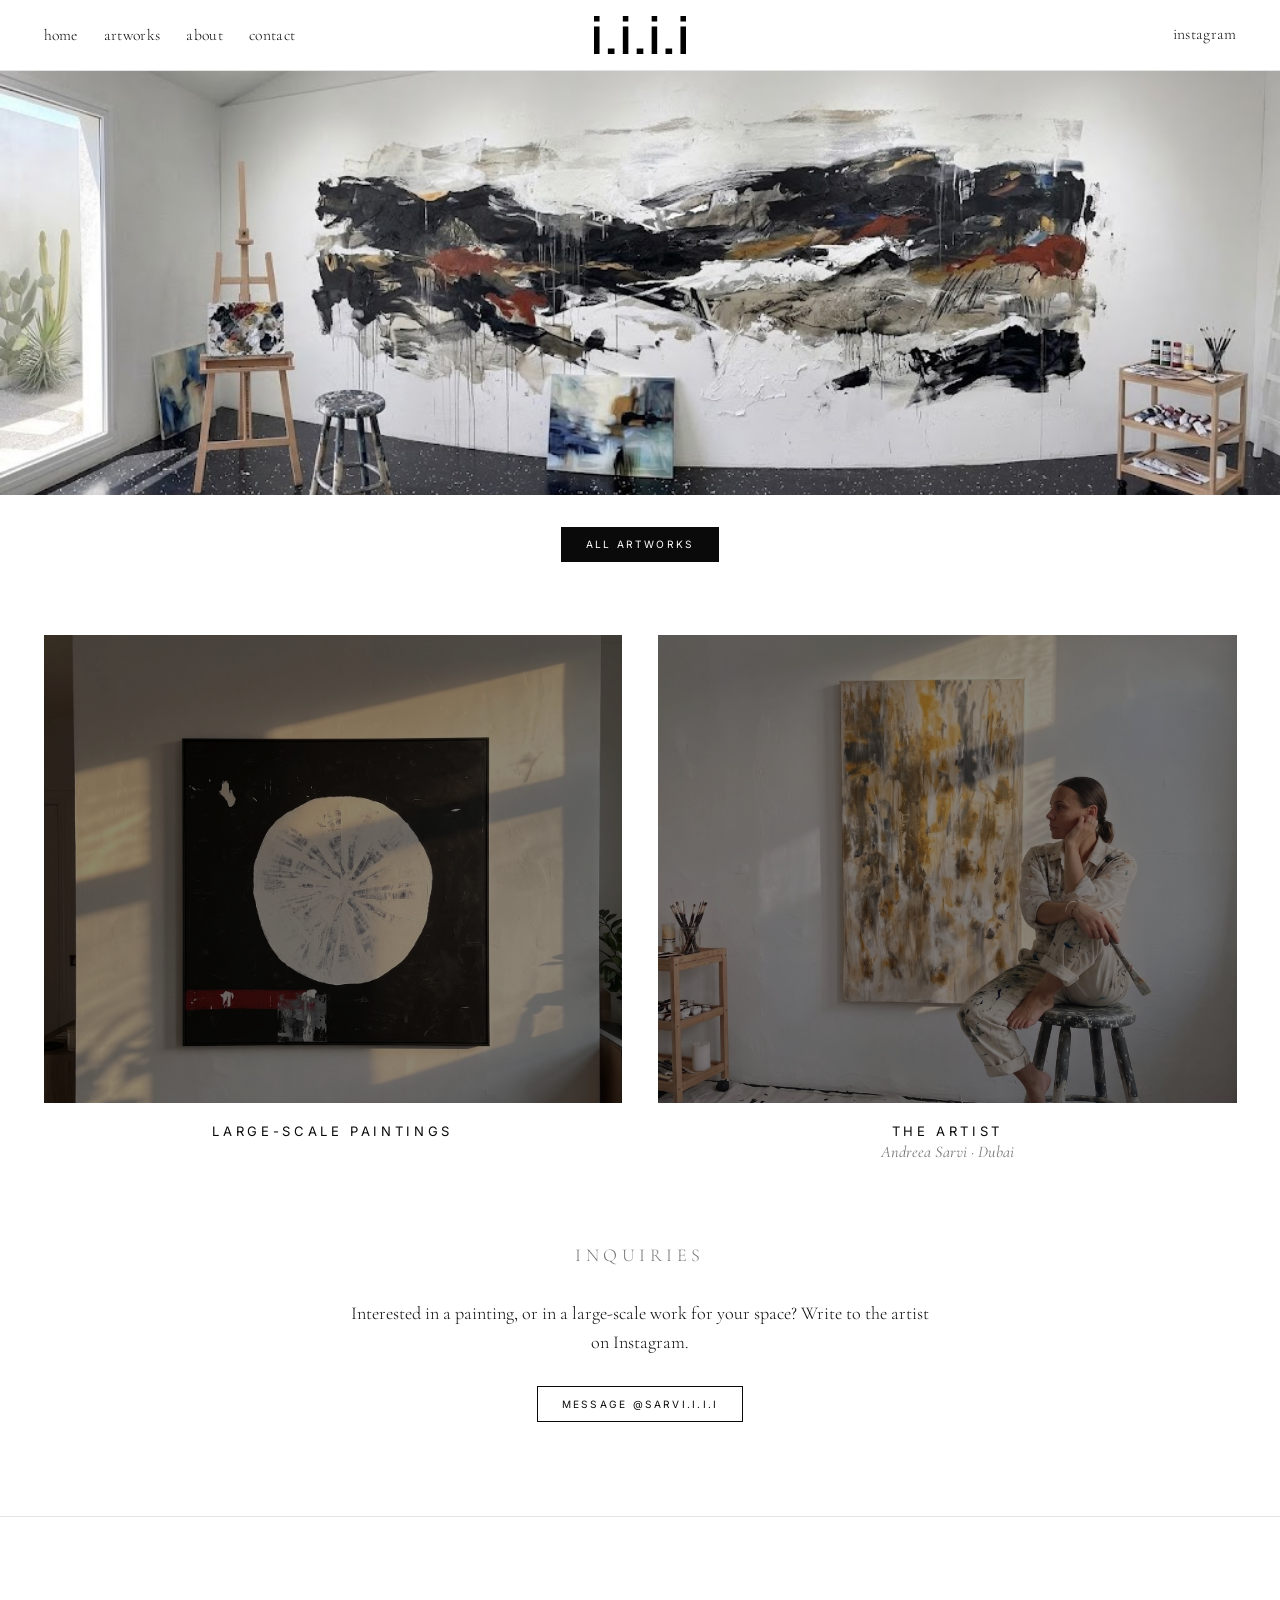
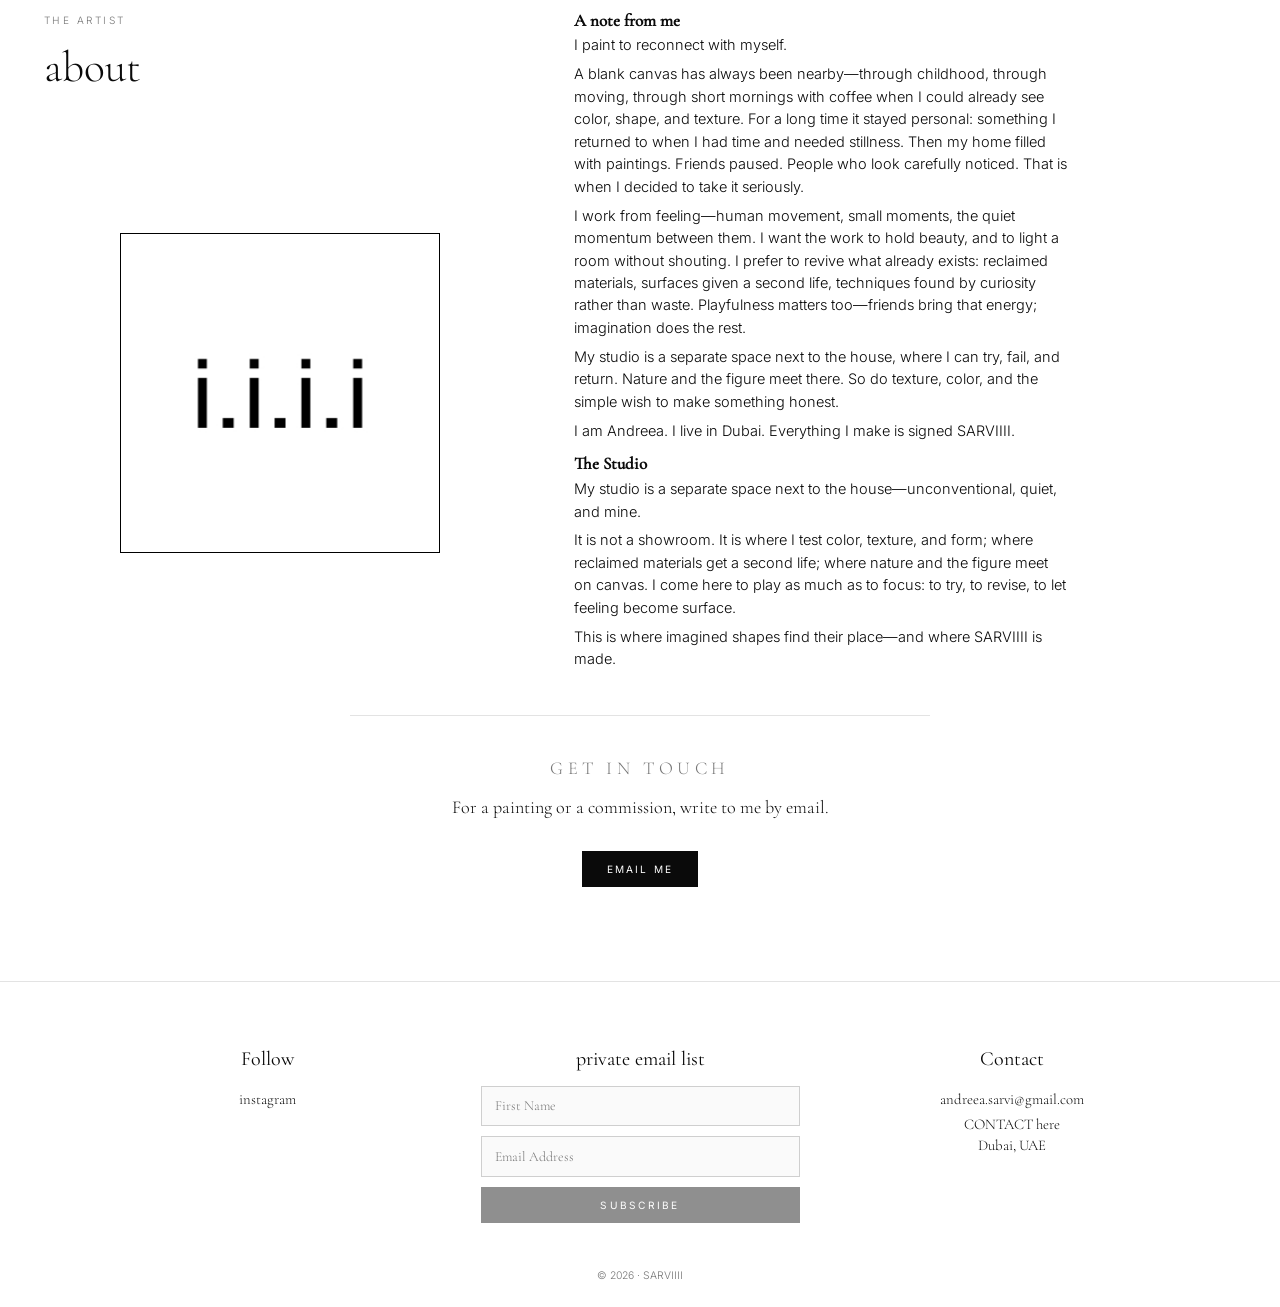
<file: index.html>
<!doctype html><html lang="en"><head><meta charset="utf-8"><meta name="viewport" content="width=device-width,initial-scale=1">
<title>SARVIIII — Between Stillness and Colour.</title>
<meta name="description" content="Dubai-based artist Andreea Sarvi explores nature and movement through her paintings through expressive colour, shapes, layered textures, and fluid forms, balancing movement with a quiet sense of stillness.">
<link rel="canonical" href="https://sarviiii.art/">
<meta property="og:type" content="website">
<meta property="og:title" content="SARVIIII — Between Stillness and Colour.">
<meta property="og:description" content="Dubai-based artist Andreea Sarvi explores nature and movement through her paintings through expressive colour, shapes, layered textures, and fluid forms, balancing movement with a quiet sense of stillness.">
<meta property="og:url" content="https://sarviiii.art/">
<meta property="og:image" content="https://sarviiii.art/assets/social-preview.jpg">
<meta property="og:image:secure_url" content="https://sarviiii.art/assets/social-preview.jpg">
<meta property="og:image:type" content="image/jpeg">
<meta property="og:image:width" content="1200">
<meta property="og:image:height" content="630">
<meta property="og:image:alt" content="Rainy Day, a painting by Andreea Sarvi">
<meta name="twitter:card" content="summary_large_image">
<meta name="twitter:title" content="SARVIIII — Between Stillness and Colour.">
<meta name="twitter:description" content="Dubai-based artist Andreea Sarvi explores nature and movement through her paintings through expressive colour, shapes, layered textures, and fluid forms, balancing movement with a quiet sense of stillness.">
<meta name="twitter:image" content="https://sarviiii.art/assets/social-preview.jpg">
<meta name="twitter:image:alt" content="Rainy Day, a painting by Andreea Sarvi">
<meta name="theme-color" content="#ffffff">
<link rel="icon" href="assets/favicon.svg" type="image/svg+xml">
<link rel="stylesheet" href="fonts.css">
<link rel="stylesheet" href="styles.css">
<script type="application/ld+json">{"@context":"https://schema.org","@type":"Person","name":"Andreea Sarvi","alternateName":"SARVIIII","jobTitle":"Painter","nationality":"Romanian","homeLocation":{"@type":"Place","name":"Dubai, United Arab Emirates"},"url":"https://sarviiii.art/","sameAs":["https://www.instagram.com/sarvi.i.i.i/"]}</script>
<!-- TODO: add one VisualArtwork JSON-LD block per real painting once title/medium/size/year are supplied. Not added now to avoid describing placeholders as artworks. -->
</head><body>
<a class="skip" href="#main">Skip to content</a>
<header>
<nav aria-label="Main"><button class="menu-btn" aria-expanded="false" aria-controls="menu">menu</button>
<ul id="menu"><li><a href="#top" aria-current="page">home</a></li><li><a href="artworks/">artworks</a></li><li><a href="#about">about</a></li><li><a href="contact/">contact</a></li></ul></nav>
<a class="logo" href="#top" aria-label="SARVIIII, home"><img src="assets/logo-iiii.svg" alt="SARVIIII" width="166" height="69"></a>
<a class="ig" href="https://www.instagram.com/sarvi.i.i.i/" target="_blank" rel="noopener">instagram</a>
</header>
<main id="main">
<h1 class="skip">SARVIIII: paintings by Andreea Sarvi</h1>
<section class="hero" id="top"><img src="assets/home/studio-hero.jpg" alt="SARVIIII studio, with a wide painting across the wall" width="1024" height="339">
<div class="cta"><a class="btn" href="artworks/">All artworks</a></div></section>

<section class="pair" aria-label="Introduction">
<a class="panel reveal" href="artworks/"><div class="frame"><img src="assets/home/large-scale-banner.jpg" alt="Spinning At 33" width="1493" height="2000" loading="lazy"></div><h2>Large-scale paintings</h2></a>
<a class="panel reveal" href="#about"><div class="frame"><img src="assets/home/artist-studio.jpg" alt="Andreea Sarvi, SARVIIII, in the studio" width="2000" height="1493" loading="lazy"></div><h2>The artist</h2><p>Andreea Sarvi · Dubai</p></a>
</section>

<section class="inquiry reveal" aria-labelledby="iq"><p class="eyebrow" id="iq">Inquiries</p>
<p>Interested in a painting, or in a large-scale work for your space? Write to the artist on Instagram.</p>
<a class="btn line" href="https://www.instagram.com/sarvi.i.i.i/" target="_blank" rel="noopener">Message @sarvi.i.i.i</a></section>

<section class="about" id="about" aria-labelledby="ab"><div class="reveal"><p class="eyebrow">The artist</p><h2 id="ab">about</h2><img class="about-mark" src="assets/about-logo-signature.jpg" alt="SARVIIII" width="320" height="320"></div>
<div class="reveal">
<h3>A note from me</h3>
<p>I paint to reconnect with myself.</p>
<p>A blank canvas has always been nearby—through childhood, through moving, through short mornings with coffee when I could already see color, shape, and texture. For a long time it stayed personal: something I returned to when I had time and needed stillness. Then my home filled with paintings. Friends paused. People who look carefully noticed. That is when I decided to take it seriously.</p>
<p>I work from feeling—human movement, small moments, the quiet momentum between them. I want the work to hold beauty, and to light a room without shouting. I prefer to revive what already exists: reclaimed materials, surfaces given a second life, techniques found by curiosity rather than waste. Playfulness matters too—friends bring that energy; imagination does the rest.</p>
<p>My studio is a separate space next to the house, where I can try, fail, and return. Nature and the figure meet there. So do texture, color, and the simple wish to make something honest.</p>
<p>I am Andreea. I live in Dubai. Everything I make is signed SARVIIII.</p>
<h3>The Studio</h3>
<p>My studio is a separate space next to the house—unconventional, quiet, and mine.</p>
<p>It is not a showroom. It is where I test color, texture, and form; where reclaimed materials get a second life; where nature and the figure meet on canvas. I come here to play as much as to focus: to try, to revise, to let feeling become surface.</p>
<p>This is where imagined shapes find their place—and where SARVIIII is made.</p>
</div></section>

<section class="inquiry" id="contact" aria-labelledby="ch"><p class="eyebrow" id="ch">Get in touch</p>
<p>For a painting or a commission, write to me by email.</p>
<a class="btn" href="mailto:andreea.sarvi@gmail.com">Email me</a></section>
</main>
<footer class="site-footer">
<div class="fcols">
<div><h2 class="fh">Follow</h2><ul><li><a href="https://www.instagram.com/sarvi.i.i.i/" target="_blank" rel="noopener">instagram</a></li></ul></div>
<div class="flist"><h2 class="fh">private email list</h2>
<!-- TODO: connect a real Kit (kit.com) form before launch. Until then, there is no form element, no endpoint and nothing is collected. See README "Email list (Kit)". -->
<div class="fform">
<label for="fn" class="sr">First name</label><input id="fn" type="text" placeholder="First Name" disabled>
<label for="fe" class="sr">Email address</label><input id="fe" type="email" placeholder="Email Address" disabled>
<button type="button" class="btn full" disabled>Subscribe</button></div></div>
<div><h2 class="fh">Contact</h2><ul><li><a href="mailto:andreea.sarvi@gmail.com">andreea.sarvi@gmail.com</a></li><li><a href="contact/">CONTACT here</a></li><li class="loc">Dubai, UAE</li></ul></div>
</div>
<p class="copy">© <span id="y">2026</span> · SARVIIII</p></footer>
<script src="script.js"></script></body></html>
</file>
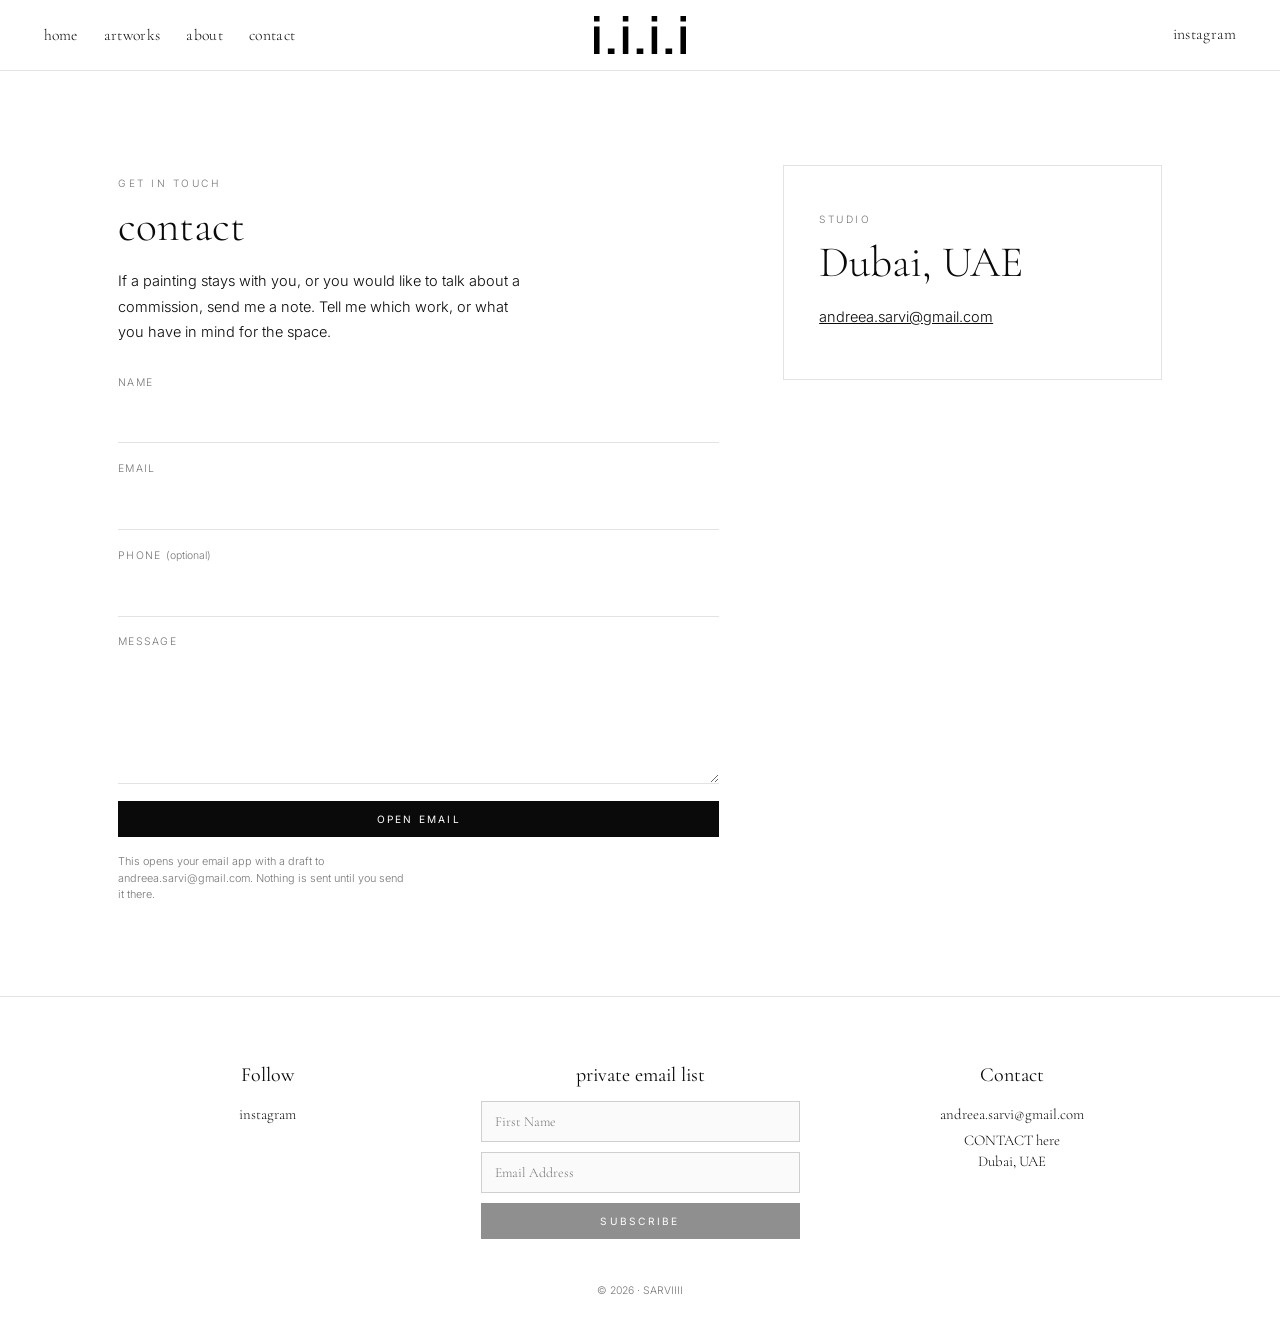
<file: contact/index.html>
<!doctype html><html lang="en"><head><meta charset="utf-8"><meta name="viewport" content="width=device-width,initial-scale=1">
<title>Contact — SARVIIII</title>
<meta name="description" content="Write to Andreea Sarvi about a painting or a commission. Studio in Dubai, UAE.">
<link rel="canonical" href="https://sarviiii.art/contact/">
<meta property="og:type" content="website">
<meta property="og:title" content="SARVIIII — Between Stillness and Colour.">
<meta property="og:description" content="Dubai-based artist Andreea Sarvi explores nature and movement through her paintings through expressive colour, shapes, layered textures, and fluid forms, balancing movement with a quiet sense of stillness.">
<meta property="og:url" content="https://sarviiii.art/contact/">
<meta property="og:image" content="https://sarviiii.art/assets/social-preview.jpg">
<meta property="og:image:secure_url" content="https://sarviiii.art/assets/social-preview.jpg">
<meta property="og:image:type" content="image/jpeg">
<meta property="og:image:width" content="1200">
<meta property="og:image:height" content="630">
<meta property="og:image:alt" content="Rainy Day, a painting by Andreea Sarvi">
<meta name="twitter:card" content="summary_large_image">
<meta name="twitter:title" content="SARVIIII — Between Stillness and Colour.">
<meta name="twitter:description" content="Dubai-based artist Andreea Sarvi explores nature and movement through her paintings through expressive colour, shapes, layered textures, and fluid forms, balancing movement with a quiet sense of stillness.">
<meta name="twitter:image" content="https://sarviiii.art/assets/social-preview.jpg">
<meta name="twitter:image:alt" content="Rainy Day, a painting by Andreea Sarvi">
<meta name="theme-color" content="#ffffff">
<link rel="icon" href="../assets/favicon.svg" type="image/svg+xml">
<link rel="stylesheet" href="../fonts.css">
<link rel="stylesheet" href="../styles.css">
</head><body>
<a class="skip" href="#main">Skip to content</a>
<header>
<nav aria-label="Main"><button class="menu-btn" aria-expanded="false" aria-controls="menu">menu</button>
<ul id="menu"><li><a href="../">home</a></li><li><a href="../artworks/">artworks</a></li><li><a href="../#about">about</a></li><li><a href="./" aria-current="page">contact</a></li></ul></nav>
<a class="logo" href="../" aria-label="SARVIIII, home"><img src="../assets/logo-iiii.svg" alt="SARVIIII" width="166" height="69"></a>
<a class="ig" href="https://www.instagram.com/sarvi.i.i.i/" target="_blank" rel="noopener">instagram</a>
</header>
<main id="main">
<h1 class="skip">Contact — SARVIIII</h1>
<section class="contact-page" aria-labelledby="ct">
<div class="contact-grid">
<div>
<p class="eyebrow">Get in touch</p>
<h2 id="ct">contact</h2>
<p class="contact-lead">If a painting stays with you, or you would like to talk about a commission, send me a note. Tell me which work, or what you have in mind for the space.</p>
<form id="inquiry" class="contact-form" action="mailto:andreea.sarvi@gmail.com" method="post" enctype="text/plain" aria-describedby="chint">
<label for="cname">Name</label>
<input id="cname" name="name" type="text" autocomplete="name" required>
<label for="cemail">Email</label>
<input id="cemail" name="email" type="email" autocomplete="email" required>
<label for="cphone">Phone <span class="opt">(optional)</span></label>
<input id="cphone" name="phone" type="tel" autocomplete="tel">
<label for="cmsg">Message</label>
<textarea id="cmsg" name="message" required></textarea>
<button class="btn" type="submit">Open email</button>
<p id="chint" class="hint">This opens your email app with a draft to andreea.sarvi@gmail.com. Nothing is sent until you send it there.</p>
</form>
</div>
<aside class="studio-panel" aria-label="Studio">
<p class="eyebrow">Studio</p>
<h2>Dubai, UAE</h2>
<p><a href="mailto:andreea.sarvi@gmail.com">andreea.sarvi@gmail.com</a></p>
</aside>
</div>
</section>
</main>
<footer class="site-footer">
<div class="fcols">
<div><h2 class="fh">Follow</h2><ul><li><a href="https://www.instagram.com/sarvi.i.i.i/" target="_blank" rel="noopener">instagram</a></li></ul></div>
<div class="flist"><h2 class="fh">private email list</h2>
<div class="fform">
<label for="fn" class="sr">First name</label><input id="fn" type="text" placeholder="First Name" disabled>
<label for="fe" class="sr">Email address</label><input id="fe" type="email" placeholder="Email Address" disabled>
<button type="button" class="btn full" disabled>Subscribe</button></div></div>
<div><h2 class="fh">Contact</h2><ul><li><a href="mailto:andreea.sarvi@gmail.com">andreea.sarvi@gmail.com</a></li><li><a href="./">CONTACT here</a></li><li class="loc">Dubai, UAE</li></ul></div>
</div>
<p class="copy">© <span id="y">2026</span> · SARVIIII</p></footer>
<script src="../script.js"></script></body></html>
</file>
<file: fonts.css>
/* Self-hosted Google Fonts (SIL OFL): Cormorant Garamond, Inter — latin + latin-ext */
@font-face {
  font-family: 'Cormorant Garamond';
  font-style: italic;
  font-weight: 400;
  font-display: swap;
  src: url(assets/fonts/CormorantGaramond-400i-latin-ext.woff2) format('woff2');
  unicode-range: U+0100-02BA, U+02BD-02C5, U+02C7-02CC, U+02CE-02D7, U+02DD-02FF, U+0304, U+0308, U+0329, U+1D00-1DBF, U+1E00-1E9F, U+1EF2-1EFF, U+2020, U+20A0-20AB, U+20AD-20C4, U+2113, U+2C60-2C7F, U+A720-A7FF;
}
@font-face {
  font-family: 'Cormorant Garamond';
  font-style: italic;
  font-weight: 400;
  font-display: swap;
  src: url(assets/fonts/CormorantGaramond-400i-latin.woff2) format('woff2');
  unicode-range: U+0000-00FF, U+0131, U+0152-0153, U+02BB-02BC, U+02C6, U+02DA, U+02DC, U+0304, U+0308, U+0329, U+2000-206F, U+20AC, U+2122, U+2191, U+2193, U+2212, U+2215, U+FEFF, U+FFFD;
}
@font-face {
  font-family: 'Cormorant Garamond';
  font-style: normal;
  font-weight: 300;
  font-display: swap;
  src: url(assets/fonts/CormorantGaramond-300-latin-ext.woff2) format('woff2');
  unicode-range: U+0100-02BA, U+02BD-02C5, U+02C7-02CC, U+02CE-02D7, U+02DD-02FF, U+0304, U+0308, U+0329, U+1D00-1DBF, U+1E00-1E9F, U+1EF2-1EFF, U+2020, U+20A0-20AB, U+20AD-20C4, U+2113, U+2C60-2C7F, U+A720-A7FF;
}
@font-face {
  font-family: 'Cormorant Garamond';
  font-style: normal;
  font-weight: 300;
  font-display: swap;
  src: url(assets/fonts/CormorantGaramond-300-latin.woff2) format('woff2');
  unicode-range: U+0000-00FF, U+0131, U+0152-0153, U+02BB-02BC, U+02C6, U+02DA, U+02DC, U+0304, U+0308, U+0329, U+2000-206F, U+20AC, U+2122, U+2191, U+2193, U+2212, U+2215, U+FEFF, U+FFFD;
}
@font-face {
  font-family: 'Cormorant Garamond';
  font-style: normal;
  font-weight: 400;
  font-display: swap;
  src: url(assets/fonts/CormorantGaramond-400-latin-ext.woff2) format('woff2');
  unicode-range: U+0100-02BA, U+02BD-02C5, U+02C7-02CC, U+02CE-02D7, U+02DD-02FF, U+0304, U+0308, U+0329, U+1D00-1DBF, U+1E00-1E9F, U+1EF2-1EFF, U+2020, U+20A0-20AB, U+20AD-20C4, U+2113, U+2C60-2C7F, U+A720-A7FF;
}
@font-face {
  font-family: 'Cormorant Garamond';
  font-style: normal;
  font-weight: 400;
  font-display: swap;
  src: url(assets/fonts/CormorantGaramond-400-latin.woff2) format('woff2');
  unicode-range: U+0000-00FF, U+0131, U+0152-0153, U+02BB-02BC, U+02C6, U+02DA, U+02DC, U+0304, U+0308, U+0329, U+2000-206F, U+20AC, U+2122, U+2191, U+2193, U+2212, U+2215, U+FEFF, U+FFFD;
}
@font-face {
  font-family: 'Cormorant Garamond';
  font-style: normal;
  font-weight: 500;
  font-display: swap;
  src: url(assets/fonts/CormorantGaramond-500-latin-ext.woff2) format('woff2');
  unicode-range: U+0100-02BA, U+02BD-02C5, U+02C7-02CC, U+02CE-02D7, U+02DD-02FF, U+0304, U+0308, U+0329, U+1D00-1DBF, U+1E00-1E9F, U+1EF2-1EFF, U+2020, U+20A0-20AB, U+20AD-20C4, U+2113, U+2C60-2C7F, U+A720-A7FF;
}
@font-face {
  font-family: 'Cormorant Garamond';
  font-style: normal;
  font-weight: 500;
  font-display: swap;
  src: url(assets/fonts/CormorantGaramond-500-latin.woff2) format('woff2');
  unicode-range: U+0000-00FF, U+0131, U+0152-0153, U+02BB-02BC, U+02C6, U+02DA, U+02DC, U+0304, U+0308, U+0329, U+2000-206F, U+20AC, U+2122, U+2191, U+2193, U+2212, U+2215, U+FEFF, U+FFFD;
}
@font-face {
  font-family: 'Inter';
  font-style: normal;
  font-weight: 300;
  font-display: swap;
  src: url(assets/fonts/Inter-300-latin-ext.woff2) format('woff2');
  unicode-range: U+0100-02BA, U+02BD-02C5, U+02C7-02CC, U+02CE-02D7, U+02DD-02FF, U+0304, U+0308, U+0329, U+1D00-1DBF, U+1E00-1E9F, U+1EF2-1EFF, U+2020, U+20A0-20AB, U+20AD-20C4, U+2113, U+2C60-2C7F, U+A720-A7FF;
}
@font-face {
  font-family: 'Inter';
  font-style: normal;
  font-weight: 300;
  font-display: swap;
  src: url(assets/fonts/Inter-300-latin.woff2) format('woff2');
  unicode-range: U+0000-00FF, U+0131, U+0152-0153, U+02BB-02BC, U+02C6, U+02DA, U+02DC, U+0304, U+0308, U+0329, U+2000-206F, U+20AC, U+2122, U+2191, U+2193, U+2212, U+2215, U+FEFF, U+FFFD;
}
@font-face {
  font-family: 'Inter';
  font-style: normal;
  font-weight: 400;
  font-display: swap;
  src: url(assets/fonts/Inter-400-latin-ext.woff2) format('woff2');
  unicode-range: U+0100-02BA, U+02BD-02C5, U+02C7-02CC, U+02CE-02D7, U+02DD-02FF, U+0304, U+0308, U+0329, U+1D00-1DBF, U+1E00-1E9F, U+1EF2-1EFF, U+2020, U+20A0-20AB, U+20AD-20C4, U+2113, U+2C60-2C7F, U+A720-A7FF;
}
@font-face {
  font-family: 'Inter';
  font-style: normal;
  font-weight: 400;
  font-display: swap;
  src: url(assets/fonts/Inter-400-latin.woff2) format('woff2');
  unicode-range: U+0000-00FF, U+0131, U+0152-0153, U+02BB-02BC, U+02C6, U+02DA, U+02DC, U+0304, U+0308, U+0329, U+2000-206F, U+20AC, U+2122, U+2191, U+2193, U+2212, U+2215, U+FEFF, U+FFFD;
}
@font-face {
  font-family: 'Inter';
  font-style: normal;
  font-weight: 500;
  font-display: swap;
  src: url(assets/fonts/Inter-500-latin-ext.woff2) format('woff2');
  unicode-range: U+0100-02BA, U+02BD-02C5, U+02C7-02CC, U+02CE-02D7, U+02DD-02FF, U+0304, U+0308, U+0329, U+1D00-1DBF, U+1E00-1E9F, U+1EF2-1EFF, U+2020, U+20A0-20AB, U+20AD-20C4, U+2113, U+2C60-2C7F, U+A720-A7FF;
}
@font-face {
  font-family: 'Inter';
  font-style: normal;
  font-weight: 500;
  font-display: swap;
  src: url(assets/fonts/Inter-500-latin.woff2) format('woff2');
  unicode-range: U+0000-00FF, U+0131, U+0152-0153, U+02BB-02BC, U+02C6, U+02DA, U+02DC, U+0304, U+0308, U+0329, U+2000-206F, U+20AC, U+2122, U+2191, U+2193, U+2212, U+2215, U+FEFF, U+FFFD;
}
</file>
<file: styles.css>
:root{--bg:#fff;--ink:#0a0a0a;--mute:#767676;--line:#e3e3e3;--serif:"Cormorant Garamond",Georgia,serif;--sans:"Inter",system-ui,sans-serif}
*{box-sizing:border-box}html{font-size:14.5px;scroll-behavior:smooth}body{margin:0;background:var(--bg);color:var(--ink);font:300 1rem/1.75 var(--sans)}
img{max-width:100%;display:block}a{color:inherit}
:focus-visible{outline:1px solid var(--ink);outline-offset:4px}
.skip{position:absolute;left:-999px}.skip:focus{left:1rem;top:1rem;background:#fff;padding:.5rem 1rem;z-index:99;border:1px solid #000}
header{position:sticky;top:0;z-index:10;display:grid;grid-template-columns:1fr auto 1fr;align-items:center;padding:1.1rem clamp(1rem,4vw,3rem);background:rgba(255,255,255,.94);border-bottom:1px solid var(--line)}
nav ul{list-style:none;display:flex;gap:1.8rem;margin:0;padding:0}
nav a,.ig{font:300 1.08rem var(--serif);text-decoration:none;text-transform:lowercase;letter-spacing:.02em;border-bottom:1px solid transparent;padding-bottom:1px;transition:border-color .3s}
nav a:hover,nav a[aria-current="true"],.ig:hover{border-color:var(--ink)}
.logo{display:flex;align-items:center;justify-content:center;line-height:0;text-decoration:none}.logo img{height:clamp(28px,4.2vw,38px);width:auto}
.ig{justify-self:end}
.menu-btn{display:none;background:none;border:0;font:300 1.08rem var(--serif);cursor:pointer;padding:0;color:var(--ink)}
section{padding:clamp(3.5rem,8vw,6.5rem) clamp(1rem,4vw,3rem)}section[id]{scroll-margin-top:5rem}
h1,h2,h3{font-family:var(--serif);font-weight:300;line-height:1.1;margin:0 0 1.2rem}
h2{font-size:clamp(1.95rem,4vw,3rem)}
.eyebrow{font-size:.7rem;letter-spacing:.25em;text-transform:uppercase;color:var(--mute)}
h2.eyebrow{font-size:.7rem;font-weight:400;line-height:1.4;letter-spacing:.25em;text-transform:uppercase;color:var(--mute);margin:0}
.btn{display:inline-block;padding:.75rem 1.6rem;background:var(--ink);color:#fff;border:1px solid var(--ink);text-decoration:none;font:400 .7rem var(--sans);letter-spacing:.22em;text-transform:uppercase;transition:.3s;cursor:pointer}.btn:hover{background:#fff;color:var(--ink)}
.btn.line{background:#fff;color:var(--ink)}.btn.line:hover{background:var(--ink);color:#fff}
.ph{display:block;font-size:.62rem;letter-spacing:.15em;text-transform:uppercase;color:var(--mute);margin-top:.5rem}
.hero{padding:0;position:relative}.hero img{width:100%;height:auto;object-fit:cover;object-position:center}
.hero .cta{text-align:center;padding:2.2rem 1rem 0}
.hero .ph{position:absolute;right:1rem;top:calc(min(78vh,62vw) - 2rem);background:rgba(255,255,255,.85);padding:.15rem .5rem;margin:0}
.pair{display:grid;grid-template-columns:1fr 1fr;gap:clamp(1rem,3vw,2.5rem);padding-top:clamp(3rem,6vw,5rem);padding-bottom:clamp(1.6rem,3.2vw,3.2rem)}
.pair + .inquiry{padding-top:clamp(1.4rem,3vw,3.2rem)}
.panel{text-decoration:none;display:block;text-align:center}.panel .frame{position:relative;overflow:hidden;display:flex;align-items:center;justify-content:center;height:min(52vh,520px);background:#f2f2f2}
.panel .frame::after{content:"";position:absolute;inset:0;background:rgba(0,0,0,.45);transition:opacity .45s ease;pointer-events:none}
.panel:hover .frame::after,.panel:focus-visible .frame::after,.panel:focus-within .frame::after{opacity:0}
.panel img{width:100%;height:100%;object-fit:cover;object-position:center}
.panel img.contain{width:auto;height:auto;max-width:100%;max-height:100%;object-fit:contain}
.panel h2{font:400 .9rem var(--sans);letter-spacing:.28em;text-transform:uppercase;margin:1.4rem 0 .2rem}.panel p{margin:0;font:italic 300 1.12rem var(--serif);color:var(--mute)}
.inquiry{text-align:center;max-width:46rem;margin:0 auto}.inquiry p{font:300 1.25rem/1.6 var(--serif);margin:0 0 2rem}
#contact{padding-top:0}#contact::before{content:"";display:block;height:1px;background:var(--line);margin:0 0 clamp(1.6rem,3vw,2.6rem)}
#contact .eyebrow{margin-bottom:.7rem}
.grid{list-style:none;padding:0;margin:2rem 0 0;display:grid;grid-template-columns:1fr;gap:3rem 2rem}@media(min-width:700px){.grid{grid-template-columns:repeat(2,1fr)}}@media(min-width:1101px){.grid{grid-template-columns:repeat(3,1fr);gap:4rem 3rem}}
.card{text-align:center}.card button{all:unset;cursor:pointer;display:block;width:100%;text-align:center}.card button:focus-visible{outline:1px solid var(--ink);outline-offset:6px}
.card .frame{position:relative;display:flex;align-items:center;justify-content:center;background:#fff}.card img{width:auto;max-width:100%;height:auto;max-height:min(70vh,480px);object-fit:contain;object-position:center;background:#fff}
.sold{display:inline-block;padding:.18rem .45rem;border:1px solid var(--ink);background:#fff;color:var(--ink);font:400 .58rem/1.4 var(--sans);letter-spacing:.18em;text-transform:uppercase}.card .sold{position:absolute;top:.65rem;left:.65rem;z-index:1}.sold[hidden],a.inquire[hidden]{display:none}
.card h3{font-size:1.22rem;margin:1rem 0 .1rem;text-align:center}.card p{margin:0;color:var(--mute);font-size:.78rem;text-align:center}
.inquire{display:inline-block;margin-top:.9rem;padding:.45rem 1rem;border:1px solid var(--line);background:transparent;color:var(--ink);text-decoration:none;font:400 .62rem var(--sans);letter-spacing:.16em;text-transform:uppercase}.inquire:hover{border-color:var(--ink)}
.note{color:var(--mute);font-size:.78rem;max-width:60ch}
.center{text-align:center}
.about{display:grid;grid-template-columns:1fr 1.4fr;gap:2rem 4rem;align-items:stretch;border-top:1px solid var(--line);padding-bottom:clamp(1.6rem,3vw,2.6rem)}.about p{max-width:55ch;margin:0 0 1rem}.about h3{font-weight:700}
.about > .reveal:first-child{display:flex;flex-direction:column;align-items:flex-start}
.about-mark{display:block;width:min(100%,320px);height:auto;margin-block:auto;align-self:center;border:1px solid #000}
.about > .reveal:last-child p{margin-bottom:.45rem;line-height:1.55}
.about > .reveal:last-child h3{margin:.9rem 0 .28rem}
.about > .reveal:last-child h3:first-of-type{margin-top:0}
.contact-grid{display:grid;grid-template-columns:1.35fr .85fr;gap:clamp(2rem,5vw,4.5rem);align-items:start;max-width:72rem;margin:0 auto}
.contact-lead{max-width:46ch;margin:0 0 2rem}
.contact-form{display:grid;gap:1.15rem}
.contact-form label{font-size:.72rem;letter-spacing:.12em;text-transform:uppercase;color:var(--mute)}
.contact-form .opt{letter-spacing:0;text-transform:none}
.contact-form input,.contact-form textarea{width:100%;font:300 1.05rem var(--serif);color:var(--ink);background:transparent;border:0;border-bottom:1px solid var(--line);padding:.55rem 0;border-radius:0}
.contact-form textarea{min-height:8rem;resize:vertical}
.contact-form .hint{margin:0;max-width:42ch;font-size:.75rem;line-height:1.5;color:var(--mute)}
.studio-panel{border:1px solid var(--line);padding:clamp(1.5rem,3vw,2.4rem)}
.studio-panel h2{margin:.4rem 0 1.2rem}
.studio-panel a{color:var(--ink)}
.site-footer{padding:clamp(3rem,6vw,4.5rem) clamp(1rem,4vw,3rem) 1.5rem;border-top:1px solid var(--line)}
.fcols{display:grid;grid-template-columns:1fr 1.2fr 1fr;gap:3rem;max-width:72rem;margin:0 auto;text-align:center}
.fh{font:400 1.38rem var(--serif);margin:0 0 1rem}
.site-footer ul{list-style:none;margin:0;padding:0}.site-footer li a,.site-footer li.loc{font:300 1.02rem var(--serif)}.site-footer li a{text-decoration:none;border-bottom:1px solid transparent}.site-footer li a:hover{border-color:var(--ink)}
.fform{display:grid;gap:.7rem;max-width:22rem;margin:0 auto}
.fform input{font:300 .95rem var(--serif);padding:.75rem .9rem;border:1px solid #cfcfcf;background:#fafafa;color:var(--mute)}
.btn.full{width:100%}.btn[disabled]{opacity:.45;cursor:not-allowed}.btn[disabled]:hover{background:var(--ink);color:#fff}
.fnote{font-size:.75rem;color:var(--mute);margin:.2rem 0 0}
.copy{text-align:center;font-size:.72rem;color:var(--mute);margin:3rem 0 0}
.sr{position:absolute;width:1px;height:1px;overflow:hidden;clip:rect(0 0 0 0);white-space:nowrap}
.nf{min-height:80vh;display:flex;flex-direction:column;align-items:center;justify-content:center;text-align:center}.nf h1{font-size:clamp(2.5rem,6vw,4rem);letter-spacing:.32em;padding-left:.32em}.nf p{color:var(--mute);margin:0 0 2rem}
dialog{border:0;padding:0;max-width:min(1100px,94vw);width:100%;background:#fff}dialog::backdrop{background:rgba(0,0,0,.85)}
.dlg{display:grid;grid-template-columns:1.6fr 1fr}.dlg img{width:auto;max-width:100%;height:auto;max-height:85vh;object-fit:contain;object-position:center;background:#fff;margin:0 auto}.dlg .info{padding:2.5rem;text-align:center}.dlg h3,.dlg .meta{text-align:center}.dlg .desc{margin:0 auto 1.4rem;font-size:.95rem;line-height:1.65;text-align:center}
.close{position:absolute;top:.8rem;right:.8rem;background:#fff;border:1px solid var(--ink);width:2.5rem;height:2.5rem;font-size:1.3rem;cursor:pointer;color:var(--ink)}
.reveal{opacity:0;transform:translateY(20px);transition:opacity 1s ease,transform 1s ease}.reveal.in{opacity:1;transform:none}
@media(max-width:820px){
 html,body{overflow-x:clip}
 header{grid-template-columns:auto 1fr auto;gap:.75rem;padding:.9rem 1rem}nav{justify-self:start}.logo{grid-column:2}.logo img{height:28px;max-width:46vw}.menu-btn{display:block;grid-column:1;grid-row:1;min-height:44px;padding:0 .15rem;white-space:nowrap}.ig{grid-column:3;justify-self:end;white-space:nowrap}
 nav{grid-column:1;grid-row:1}nav ul{display:none;position:absolute;top:100%;left:0;right:0;flex-direction:column;gap:0;background:#fff;border-bottom:1px solid var(--line);z-index:20}nav ul.open{display:flex}nav li a{display:block;padding:.95rem 1.25rem;border:0}
 section{padding:clamp(2.2rem,6vw,3.2rem) clamp(1rem,3vw,1.5rem)}
 .hero img{width:100%;height:auto;max-height:none;object-fit:contain}
 .hero .cta{padding:1.4rem 1rem 0}
 .hero .ph{position:static;text-align:right;padding:.3rem 1rem;background:none}
 .pair{gap:1.75rem;padding-top:1.75rem;padding-bottom:1.1rem}
 .pair + .inquiry{padding-top:1.1rem}
 .panel .frame{height:auto;width:100%;background:transparent}
 .panel img,.panel img.contain{width:auto;max-width:100%;height:auto;max-height:min(70vh,560px);object-fit:contain;filter:brightness(.72);transition:filter .45s ease}
 .panel .frame::after{opacity:0}
 .panel:hover img,.panel:focus-visible img,.panel:focus-within img{filter:none}
 .panel h2{font-size:.78rem;letter-spacing:.16em;overflow-wrap:anywhere}
 h2{font-size:clamp(1.65rem,7.5vw,2.1rem)}
 h2.eyebrow,.eyebrow{font-size:.66rem}
 .about > .reveal:last-child h3{font-size:1.15rem}
 .pair,.about,.dlg,.fcols,.contact-grid{grid-template-columns:1fr}
 .about{align-items:start;justify-items:center;gap:1.35rem;padding-bottom:1.4rem}
 .about > .reveal:first-child{align-items:center;text-align:center;width:100%}
 .about-mark{width:min(72vw,280px);margin:1rem auto 0}
 .about > .reveal:last-child{width:min(100%,62ch)}
 .about p{max-width:62ch}
 .inquiry p{font-size:1.15rem;line-height:1.55}
 .inquiry .eyebrow{font-size:.66rem;letter-spacing:.22em;line-height:1.4;margin-bottom:.75rem}
 #contact .eyebrow{margin-bottom:.55rem}
 .btn,.inquire{min-height:44px;padding:.8rem 1.25rem;display:inline-flex;align-items:center;justify-content:center}
 .contact-form .btn{width:auto;justify-self:start;min-width:12rem}
 .card h3{font-size:1.15rem}
 .card p{font-size:.8rem}
 .dlg .info{padding:1.35rem 1rem 1.6rem}
 .fcols{gap:2rem;justify-items:center}
 .fcols > div{width:min(100%,22rem)}
 .fform{width:100%;max-width:22rem}
 .fform input,.contact-form input,.contact-form textarea{width:100%;font-size:16px}
 .site-footer{padding:2.4rem 1rem 1.35rem}
 .site-footer li a,.site-footer li.loc{overflow-wrap:anywhere}
 .fh{font-size:1.28rem}
 .copy{margin:1.75rem 0 0}
 .contact-lead{max-width:62ch}
 .contact-form .hint{max-width:42ch}
 .studio-panel{padding:1.35rem 1.15rem}}
@media(max-width:820px) and (min-width:660px){
 .menu-btn{display:none}
 header{grid-template-columns:1fr auto 1fr;gap:.75rem;padding:.85rem 1.15rem}
 nav ul{display:flex;position:static;flex-direction:row;flex-wrap:nowrap;gap:1.15rem;background:none;border:0;width:auto}
 nav li a{display:inline;padding:0 0 1px;border-bottom:1px solid transparent}
 .logo img{height:32px;max-width:none}
}
@media(max-width:820px) and (hover:none){
 .panel img,.panel img.contain{filter:brightness(.82)}
}
@media(max-width:639px){
 .grid{grid-template-columns:1fr}
 .contact-form .btn{width:100%;justify-self:stretch}
}
@media(prefers-reduced-motion:reduce){*{transition:none!important;animation:none!important;scroll-behavior:auto!important}.reveal{opacity:1;transform:none}}
</file>
